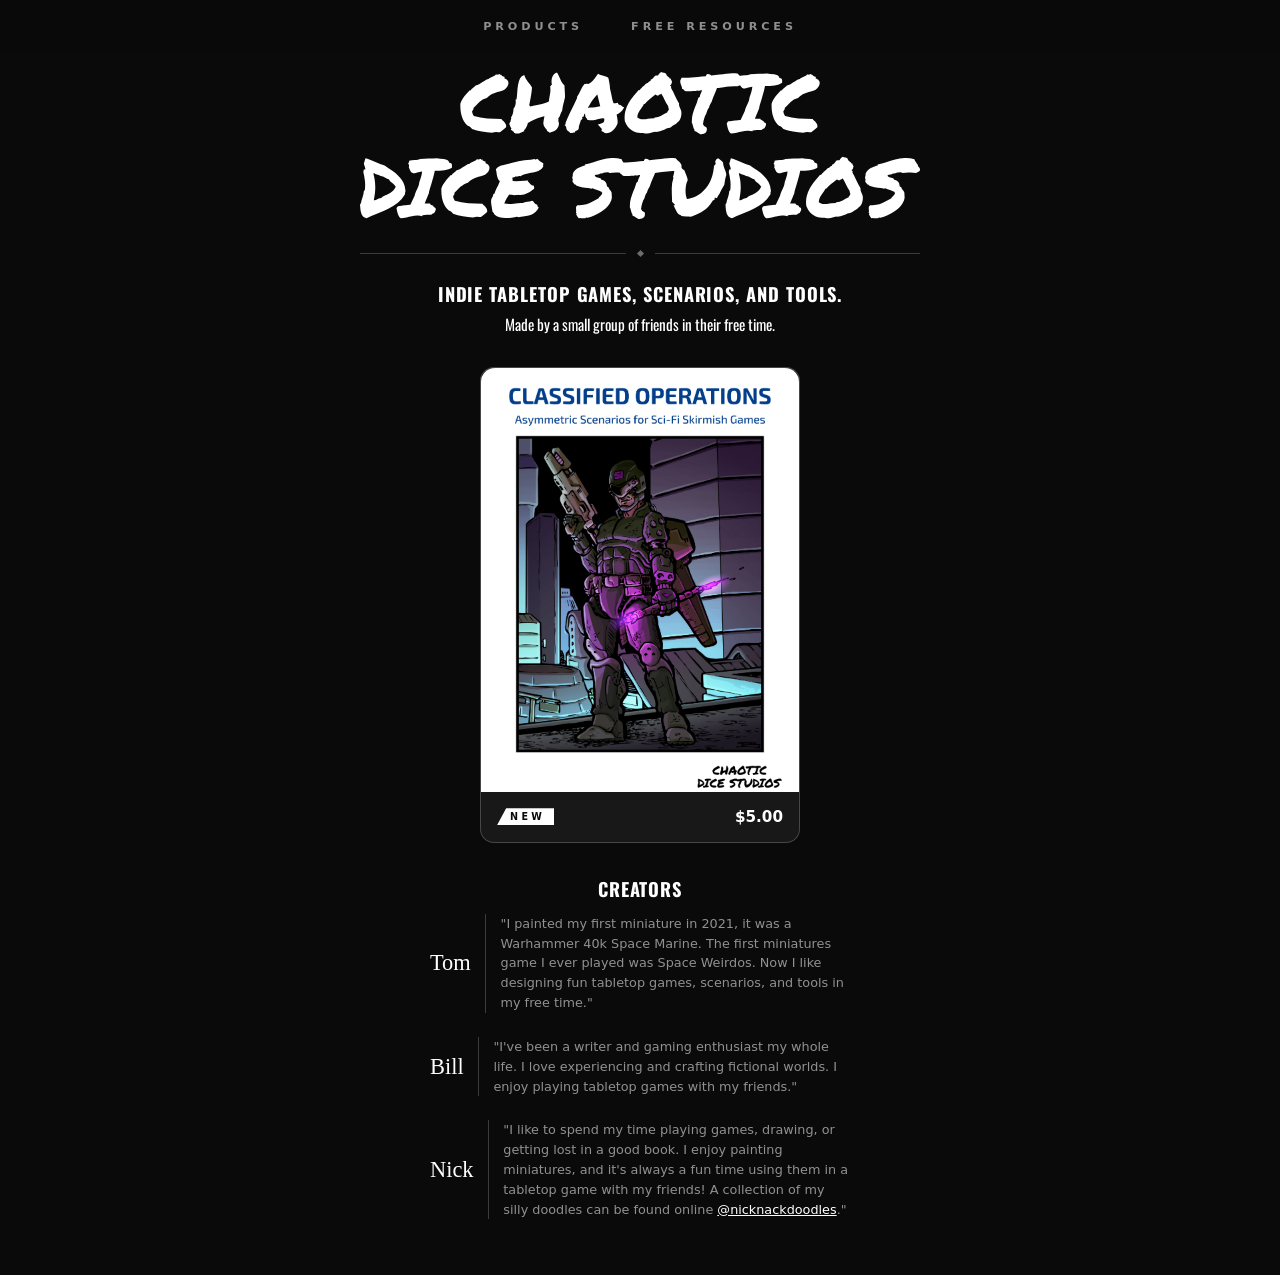
<file: index.html>
<!DOCTYPE html>
<html lang="en">
<head>
  <meta charset="UTF-8">
  <meta name="viewport" content="width=device-width, initial-scale=1.0">
  <meta name="description" content="Indie tabletop games, scenarios, and tools. Made by a small group of friends in their free time.">
  <meta name="robots" content="index, follow">
  <title>Chaotic Dice Studios</title>
  <link rel="stylesheet" href="style.css?v=4">
  <link rel="icon" type="image/png" href="/favicon-96x96.png" sizes="96x96">
  <link rel="icon" type="image/svg+xml" href="/favicon.svg">
  <link rel="shortcut icon" href="/favicon.ico">
  <link rel="apple-touch-icon" sizes="180x180" href="/apple-touch-icon.png">
  <link rel="manifest" href="/site.webmanifest">
  <script defer src="https://cloud.umami.is/script.js" data-website-id="42ec36c1-25f1-4bc5-8963-ef3c47a90265"></script>
</head>
<body>

  <nav>
    <a href="/products/">Products</a>
    <a href="/resources/">Free Resources</a>
  </nav>

  <main class="stage">
    <div class="logo-wrap">
      <img src="images/logo.svg" alt="Chaotic Dice Studios">
    </div>
    <div class="rule"><div class="rule-gem"></div></div>
    <h1 class="tagline">
      <span class="tagline__lead">Indie tabletop games, scenarios, and tools.</span>
      <span class="tagline__credit">Made by a small group of friends in their free time.</span>
    </h1>

    <a class="product-card product-card--featured" href="https://www.wargamevault.com/product/584883/Classified-Operations?affiliate_id=5084120" target="_blank" rel="noopener noreferrer">
      <div class="product-card__img-wrap">
        <img src="images/classified-operations-cover.png" alt="Classified Operations" />
      </div>
      <div class="product-card__body">
        <div class="product-card__footer">
          <span class="product-card__badge">New</span>
          <span class="product-card__price">$5.00</span>
        </div>
      </div>
    </a>
    
    <section class="creators">
      <h2 class="creators__heading">Creators</h2>
      <div class="creators__person">
        <span class="creators__name">Tom</span>
        <span class="creators__divider" aria-hidden="true"></span>
        <p class="creators__bio">"I painted my first miniature in 2021, it was a Warhammer 40k Space Marine. The first miniatures game I ever played was Space Weirdos. Now I like designing fun tabletop games, scenarios, and tools in my free time."</p>
      </div>
      <div class="creators__person">
        <span class="creators__name">Bill</span>
        <span class="creators__divider" aria-hidden="true"></span>
        <p class="creators__bio">"I've been a writer and gaming enthusiast my whole life. I love experiencing and crafting fictional worlds. I enjoy playing tabletop games with my friends."</p>
      </div>
      <div class="creators__person">
        <span class="creators__name">Nick</span>
        <span class="creators__divider" aria-hidden="true"></span>
        <p class="creators__bio">"I like to spend my time playing games, drawing, or getting lost in a good book. I enjoy painting miniatures, and it's always a fun time using them in a tabletop game with my friends! A collection of my silly doodles can be found online <a href="https://www.instagram.com/nicknackdoodles" target="_blank" rel="noopener noreferrer">@nicknackdoodles</a>."</p>
      </div>
    </section>

  </main>

</body>
</html>
</file>
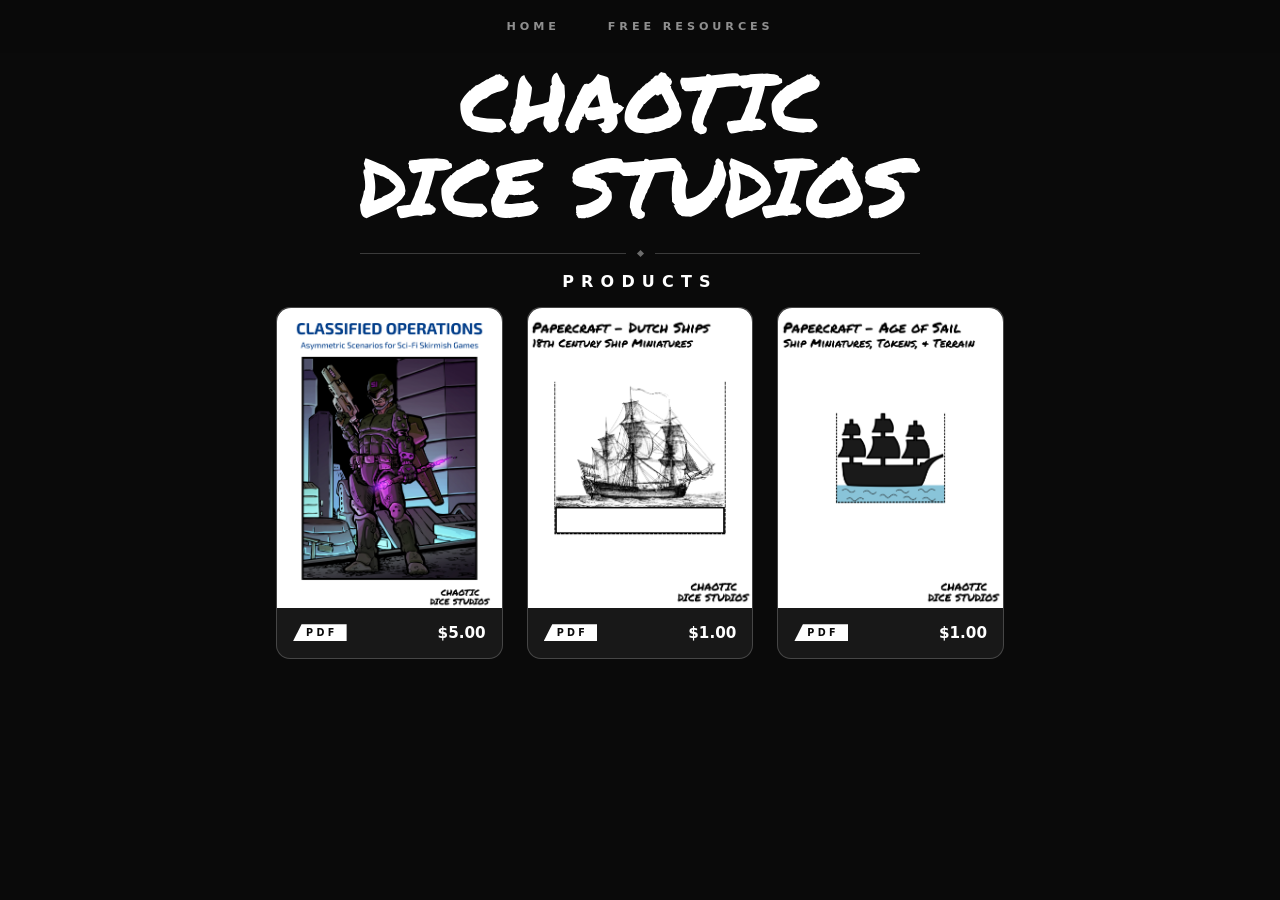
<file: products/index.html>
<!DOCTYPE html>
<html lang="en">
<head>
  <meta charset="UTF-8">
  <meta name="viewport" content="width=device-width, initial-scale=1.0">
  <meta name="description" content="Browse our indie tabletop games, scenarios, and papercraft kits.">
  <meta name="robots" content="index, follow">
  <title>Products - Chaotic Dice Studios</title>
  <link rel="stylesheet" href="../style.css">
  <link rel="icon" type="image/png" href="/favicon-96x96.png" sizes="96x96">
  <link rel="icon" type="image/svg+xml" href="/favicon.svg">
  <link rel="shortcut icon" href="/favicon.ico">
  <link rel="apple-touch-icon" sizes="180x180" href="/apple-touch-icon.png">
  <link rel="manifest" href="/site.webmanifest">
  <script defer src="https://cloud.umami.is/script.js" data-website-id="42ec36c1-25f1-4bc5-8963-ef3c47a90265"></script>
</head>
<body>

  <nav>
    <a href="../">Home</a>
    <a href="../resources/">Free Resources</a>
  </nav>

  <main class="stage">
    <div class="logo-wrap">
      <img src="../images/logo.svg" alt="Chaotic Dice Studios">
    </div>
    <div class="rule"><div class="rule-gem"></div></div>
    <h1 class="page-title">Products</h1>

    <div class="product-grid">

      <a class="product-card" href="https://wargamevault.com/product/584883/Classified-Operations?affiliate_id=5084120" target="_blank" rel="noopener noreferrer">
        <div class="product-card__img-wrap">
          <img src="../images/classified-operations-cover.png" alt="Classified Operations" />
        </div>
        <div class="product-card__body">
          <div class="product-card__footer">
            <span class="product-card__badge">PDF</span>
            <span class="product-card__price">$5.00</span>
          </div>
        </div>
      </a>

      <a class="product-card" href="https://www.wargamevault.com//product/574199/papercraft-dutch-ships?affiliate_id=5084120" target="_blank" rel="noopener noreferrer">
        <div class="product-card__img-wrap">
          <img src="../images/papercraft-dutch-ships-cover.png" alt="Papercraft - Dutch Ships" />
        </div>
        <div class="product-card__body">
          <div class="product-card__footer">
            <span class="product-card__badge">PDF</span>
            <span class="product-card__price">$1.00</span>
          </div>
        </div>
      </a>
      
      <a class="product-card" href="https://www.wargamevault.com/en/product/571738/Papercraft--Age-of-Sail?affiliate_id=5084120" target="_blank" rel="noopener noreferrer">
        <div class="product-card__img-wrap">
          <img src="../images/papercraft-age-of-sail-cover.png" alt="Papercraft - Age of Sail" />
        </div>
        <div class="product-card__body">
          <div class="product-card__footer">
            <span class="product-card__badge">PDF</span>
            <span class="product-card__price">$1.00</span>
          </div>
        </div>
      </a>

    </div>
    <!-- /.product-grid -->

  </main>

</body>
</html>
</file>
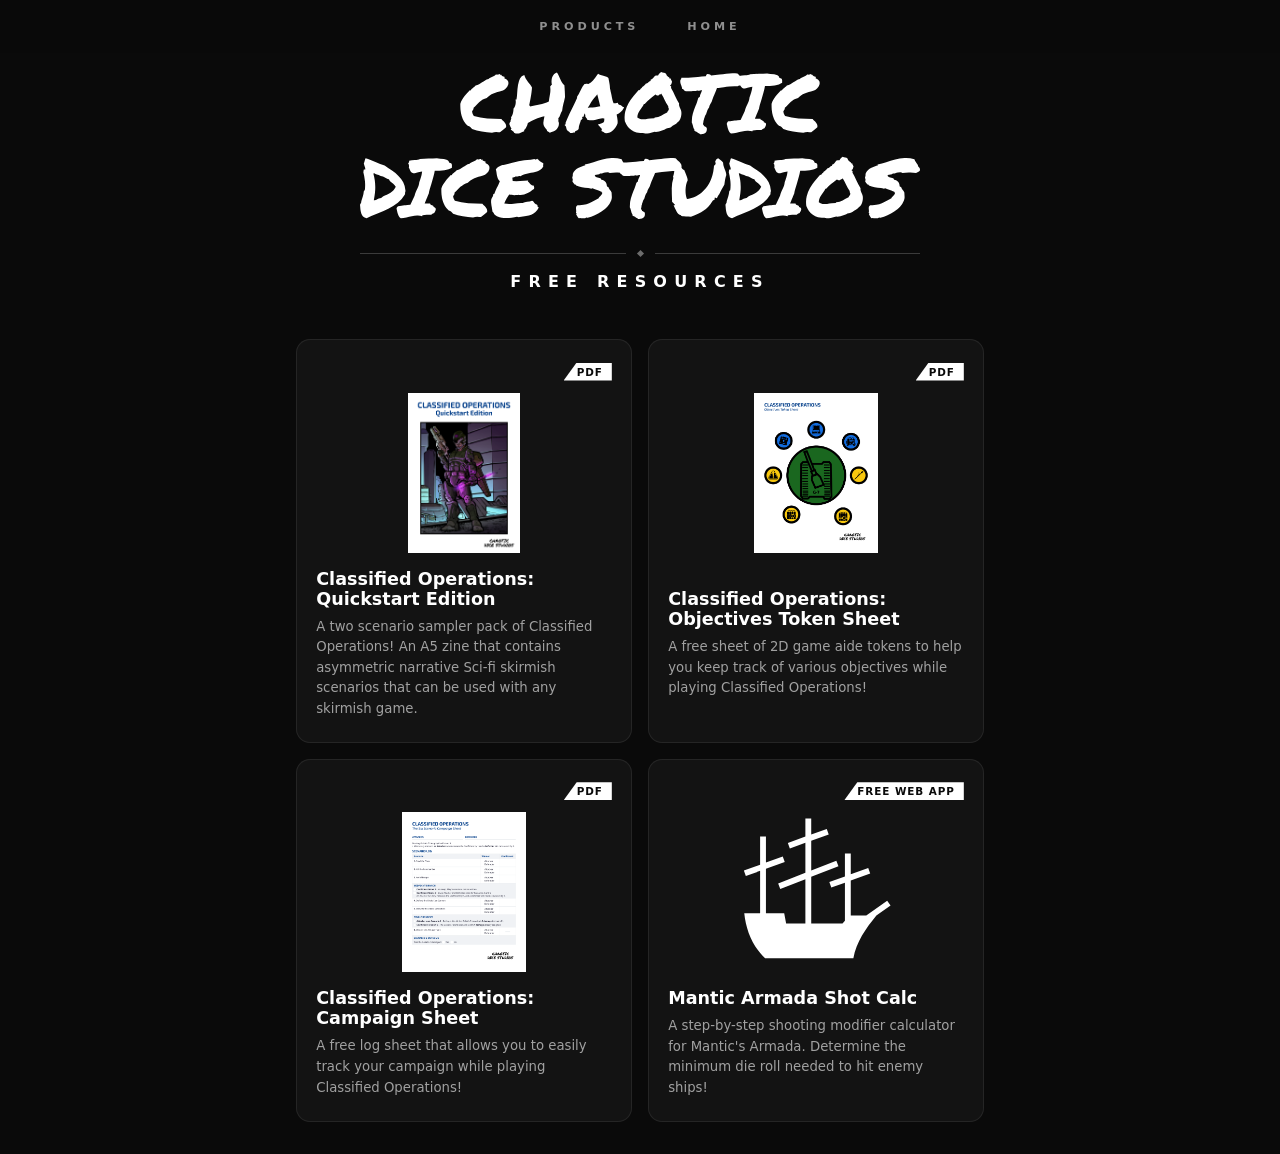
<file: resources/index.html>
<!DOCTYPE html>
<html lang="en">

<head>
  <meta charset="UTF-8">
  <meta name="viewport" content="width=device-width, initial-scale=1.0">
  <meta name="description" content="Free tools for tabletop gamers.">
  <meta name="robots" content="index, follow">
  <title>Free Resources - Chaotic Dice Studios</title>
  <link rel="stylesheet" href="../style.css">
  <link rel="icon" type="image/png" href="/favicon-96x96.png" sizes="96x96">
  <link rel="icon" type="image/svg+xml" href="/favicon.svg">
  <link rel="shortcut icon" href="/favicon.ico">
  <link rel="apple-touch-icon" sizes="180x180" href="/apple-touch-icon.png">
  <link rel="manifest" href="/site.webmanifest">
  <script defer src="https://cloud.umami.is/script.js" data-website-id="42ec36c1-25f1-4bc5-8963-ef3c47a90265"></script>
</head>

<body>

  <nav>
    <a href="../products/">Products</a>
    <a href="../">Home</a>
  </nav>

  <main class="stage">
    <div class="logo-wrap">
      <img src="../images/logo.svg" alt="Chaotic Dice Studios">
    </div>
    <div class="rule">
      <div class="rule-gem"></div>
    </div>
    <h1 class="page-title">Free Resources</h1>

    <!-- ── Tools grid ─────────────────────────────────────── -->
    <div class="tools-grid">

      <a class="tool-card" href="https://www.wargamevault.com/en/product/588026/classified-operations-quickstart-edition?affiliate_id=5084120">
        <span class="tool-card__badge">PDF</span>
        <div class="tool-card__icon" aria-hidden="true">
          <img src="../images/classified-operations-quickstart-cover.png" alt="Classified Operations: Quickstart Edition" />
        </div>
        <div class="tool-card__body">
          <h2 class="tool-card__title">Classified Operations: Quickstart Edition</h2>
          <p class="tool-card__desc">A two scenario sampler pack of Classified Operations! An A5 zine that contains asymmetric narrative Sci-fi skirmish scenarios that can be used with any skirmish game.</p>
        </div>
      </a>

      <a class="tool-card" href="https://www.wargamevault.com/en/product/586960/classified-operations-objectives-tokens-sheet?affiliate_id=5084120">
        <span class="tool-card__badge">PDF</span>
        <div class="tool-card__icon" aria-hidden="true">
          <img src="../images/classified_operations_objectives_token_sheet_cover.png" alt="Objectives Token Sheet" />
        </div>
        <div class="tool-card__body">
          <h2 class="tool-card__title">Classified Operations: Objectives Token Sheet</h2>
          <p class="tool-card__desc">A free sheet of 2D game aide tokens to help you keep track of various objectives while playing Classified Operations!</p>
        </div>
      </a>

      <a class="tool-card" href="https://www.wargamevault.com/en/product/585963/classified-operations-campaign-sheet?affiliate_id=5084120">
        <span class="tool-card__badge">PDF</span>
        <div class="tool-card__icon" aria-hidden="true">
          <img src="../images/classified_operations_campaign_sheet_cover.png" alt="Campaign Sheet" />
        </div>
        <div class="tool-card__body">
          <h2 class="tool-card__title">Classified Operations: Campaign Sheet</h2>
          <p class="tool-card__desc">A free log sheet that allows you to easily track your campaign while playing Classified Operations!</p>
        </div>
      </a>

      <a class="tool-card" href="armada-shot-calc/">
        <span class="tool-card__badge">Free Web App</span>
        <div class="tool-card__icon" aria-hidden="true">
          <img src="./armada-shot-calc/icons/galleon.svg" alt="Galleon Icon" />
        </div>
        <div class="tool-card__body">
          <h2 class="tool-card__title">Mantic Armada Shot Calc</h2>
          <p class="tool-card__desc">A step-by-step shooting modifier calculator for Mantic's Armada. Determine the minimum die roll needed to hit enemy ships!</p>
        </div>
      </a>

    </div>
    <!-- /.tools-grid -->

  </main>

</body>

</html>
</file>
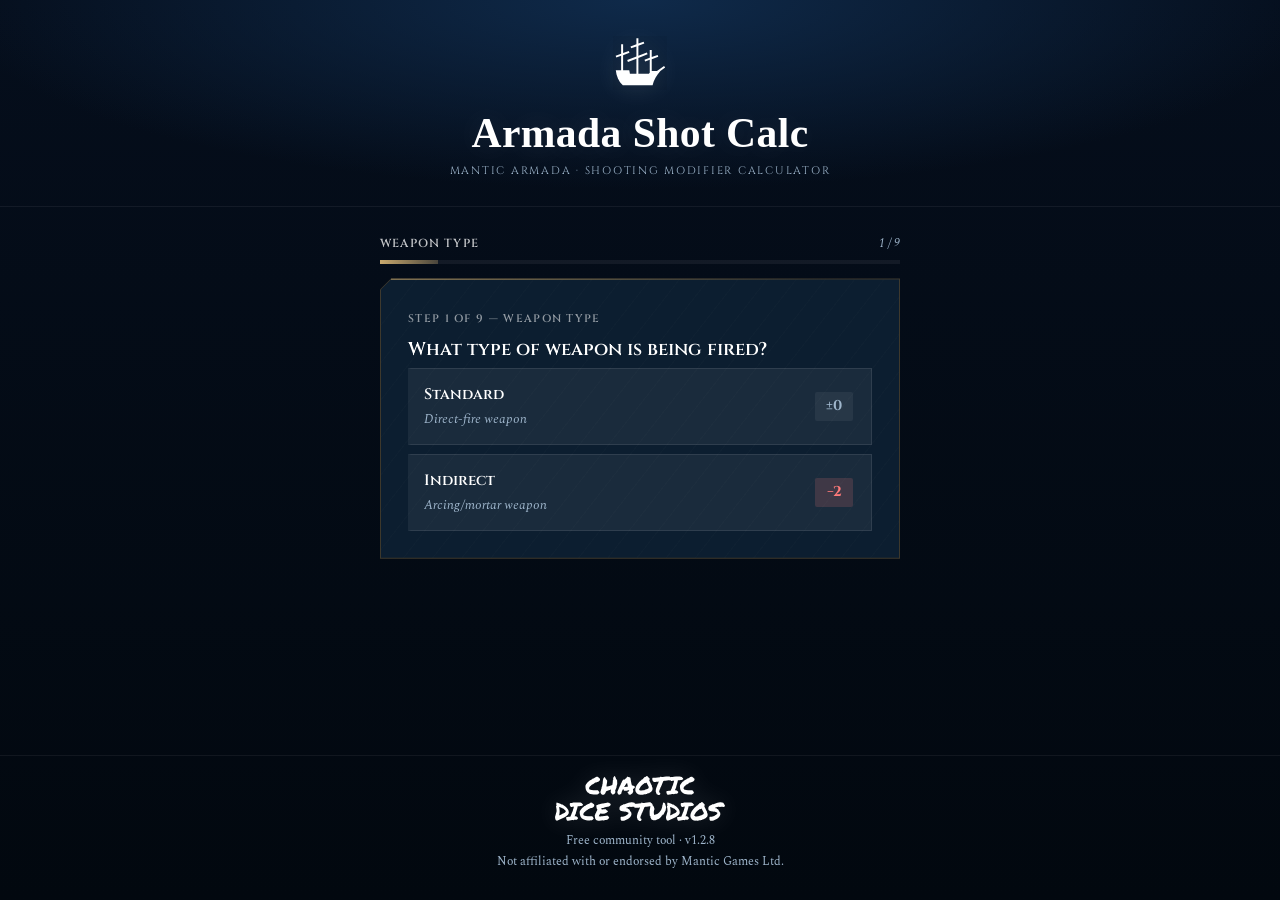
<file: resources/armada-shot-calc/index.html>
<!DOCTYPE html>
<html lang="en">
<head>
  <meta charset="UTF-8">
  <meta name="viewport" content="width=device-width, initial-scale=1.0">
  <title>Armada Shot Calc</title>
  <meta name="description" content="Mantic Armada shooting modifier calculator. A free community tool by Chaotic Dice Studios.">

  <!-- Standard -->
  <link rel="icon" type="image/svg+xml" href="../../favicon.svg">
  <link rel="shortcut icon" href="../../favicon.ico">

  <!-- PWA -->
  <link rel="manifest" href="manifest.json">
  <meta name="application-name" content="Armada Shot Calc">
  <meta name="theme-color" content="#050e1c">

  <!-- PWA Apple -->
  <meta name="apple-mobile-web-app-capable" content="yes">
  <meta name="apple-mobile-web-app-status-bar-style" content="default">
  <meta name="apple-mobile-web-app-title" content="Armada Shot">
  <link rel="apple-touch-icon" sizes="180x180" href="icons/galleon-pwa-icon-180.png">

  <!-- Fonts -->
  <link rel="preconnect" href="https://fonts.googleapis.com">
  <link rel="preconnect" href="https://fonts.gstatic.com" crossorigin>
  <link href="https://fonts.googleapis.com/css2?family=Cinzel:wght@400;600;700&family=Permanent+Marker&family=Spectral:ital,wght@0,300;0,400;0,600;1,300&display=swap" rel="stylesheet">

  <!-- CSS Style -->
  <link rel="stylesheet" href="styles.css">

  <!-- Analytics -->
  <script defer src="https://cloud.umami.is/script.js" data-website-id="42ec36c1-25f1-4bc5-8963-ef3c47a90265"></script>
</head>
<body class="no-scrollbars">
  <div class="app">

    <header class="app-header">
      <a href="https://game-icons.net/1x1/lorc/galleon.html" 
        class="header-ship-icon" 
        target="_blank" 
        rel="noopener noreferrer" 
        title="Icon by Lorc on Game-icons.net"
        aria-label="View icon source by Lorc on Game-icons.net">
        <img src="icons/galleon.svg" alt="Galleon Icon">
      </a>

      <h1 class="app-title">Armada Shot Calc</h1>
      <p class="app-subtitle">Mantic Armada · Shooting Modifier Calculator</p>
    </header>

    <main class="app-main">

      <!-- Progress bar - JS hides this on the result screen -->
      <div id="progressContainer">
        <div class="progress-meta">
          <span class="progress-label" id="progressLabel"></span>
          <span class="progress-count" id="progressCount"></span>
        </div>
        <div class="progress-track">
          <div class="progress-fill" id="progressFill"></div>
        </div>
      </div>

      <div id="mainContent"></div>

      <!-- Navigation row - Back (left) and Reset (right) -->
      <!-- JS shows/hides these depending on which step we're on -->
      <div class="nav-row">
        <button class="btn-nav hidden" id="backBtn"  onclick="goBack()">← Back</button>
        <button class="btn-nav hidden" id="resetBtn" onclick="restart()">Reset ↺</button>
      </div>

    </main>

    <footer class="app-footer">
      <a class="footer-logo-link" href="../../" aria-label="Chaotic Dice Studios — Home" title="Chaotic Dice Studios — Home">
        <img src="../../images/logo.svg" alt="Chaotic Dice Studios">
      </a>
      <p class="footer-disclaimer">
        Free community tool · v1.2.8<br>
        Not affiliated with or endorsed by Mantic Games Ltd. 
      </p>
    </footer>

  </div><!-- /.app -->

  <!-- Data must load before app logic -->
  <script src="questions.js"></script>
  <script src="app.js"></script>
</body>
</html>
</file>
<file: style.css>
@import url('https://fonts.googleapis.com/css2?family=Oswald:wght@400;700&family=Permanent+Marker&display=swap');

:root {
  --background-color: #0a0a0a;
  --background-85alpha: rgba(10, 10, 10, 0.85);
  --foreground-color: #ffffff;
  --foreground-55alpha: rgba(255, 255, 255, 0.55);
  --foreground-20alpha: rgba(255, 255, 255, 0.2);
  --foreground-06alpha: rgba(255, 255, 255, 0.06);
  --font-size-title: clamp(0.8rem, 2.5vw, 1rem);
  --font-size-nav: 0.7rem;
  --font-weight-bold: 700;
  --text-transform-uppercase: uppercase;
  --letter-spacing-title: 0.45em;
  --letter-spacing-navigation: 0.35em;
  --font-family-tagline-lead: 'Oswald', sans-serif;
  --font-size-tagline-lead: clamp(0.95rem, 2.3vw, 1.15rem);
  --font-weight-tagline-lead: 700;
  --letter-spacing-tagline-lead: 0.05em;
  --font-family-tagline-credit: 'Oswald', sans-serif;
  --font-size-tagline-credit: clamp(0.8rem, 1.7vw, 0.95rem);
  --font-weight-tagline-credit: 400;
  --nav-padding: 1.25rem;
  --stage-top-gap: 2rem;
  --stage-padding: 2rem;
  --logo-width: min(560px, 85vw);
  /* Product grid */
  --card-radius: 14px;
  --product-card-scale: 0.96;
  --font-size-product-price: 0.95rem;
  --font-size-product-badge: 0.6rem;
  /* Extra alpha shades (tools grid, etc.) */
  --foreground-04alpha: rgba(255, 255, 255, 0.04);
  --foreground-07alpha: rgba(255, 255, 255, 0.07);
  --foreground-08alpha: rgba(255, 255, 255, 0.08);
  /* Tools grid */
  --tool-card-icon-width: 240px;
  --tool-card-icon-height: 160px;
  --font-size-tool-eyebrow: 0.65rem;
  --font-size-tool-title: 1.1rem;
  --font-size-tool-desc: 0.83rem;
  --font-size-tool-badge: 0.65rem;
  --letter-spacing-tool-label: 0.12em;
  --letter-spacing-tool-badge: 0.09em;
}
*, *::before, *::after { box-sizing: border-box; margin: 0; padding: 0; }
body {
  background: var(--background-color);
  color: var(--foreground-color);
  min-height: 100vh;
  display: flex;
  flex-direction: column;
  align-items: center;
  font-family: system-ui, sans-serif;
}
nav {
  position: fixed;
  top: 0; left: 0; right: 0;
  display: flex;
  justify-content: center;
  gap: 3rem;
  padding: var(--nav-padding);
  background: var(--background-85alpha);
  backdrop-filter: blur(6px);
  z-index: 1;
}
nav a {
  color: var(--foreground-55alpha);
  text-decoration: none;
  font-size: var(--font-size-nav);
  font-weight: var(--font-weight-bold);
  letter-spacing: var(--letter-spacing-navigation);
  text-transform: var(--text-transform-uppercase);
  transition: color 0.2s;
}
nav a:hover { color: var(--foreground-color); }
.stage {
  display: flex;
  flex-direction: column;
  align-items: center;
  gap: 1rem;
  padding: calc(var(--nav-padding) * 2 + var(--stage-top-gap)) var(--stage-padding) var(--stage-padding);
  animation: fadein 1s ease both;
  position: relative;
  z-index: 0;
}
.logo-wrap img {
  width: var(--logo-width);
  height: auto;
  display: block;
  animation: breathe 4s ease-in-out infinite;
}
.logo-wrap a { display: block; }
.page-title {
  font-size: var(--font-size-title);
  font-weight: var(--font-weight-bold);
  letter-spacing: var(--letter-spacing-title);
  text-transform: var(--text-transform-uppercase);
}
.tagline {
  text-align: center;
  margin-top: 0.5rem;
}
.tagline__lead {
  display: block;
  font-family: var(--font-family-tagline-lead);
  font-size: var(--font-size-tagline-lead);
  font-weight: var(--font-weight-tagline-lead);
  letter-spacing: var(--letter-spacing-tagline-lead);
  text-transform: var(--text-transform-uppercase);
  color: var(--foreground-color);
}
.tagline__credit {
  display: block;
  font-family: var(--font-family-tagline-credit);
  font-size: var(--font-size-tagline-credit);
  font-weight: var(--font-weight-tagline-credit);
  color: var(--foreground-color);
  margin-top: 0.35rem;
}
.rule {
  display: flex;
  align-items: center;
  gap: 0.75rem;
  width: var(--logo-width);
  margin-top: 1rem;
}
.rule::before, .rule::after {
  content: '';
  flex: 1;
  height: 1px;
  background: var(--foreground-20alpha);
}
.rule-gem {
  width: 5px;
  height: 5px;
  background: var(--foreground-color);
  transform: rotate(45deg);
  opacity: 0.4;
  flex-shrink: 0;
}
@keyframes breathe {
  0%, 100% { transform: scale(1); opacity: 1; }
  50% { transform: scale(1.02); opacity: 0.85; }
}
@keyframes fadein {
  from { opacity: 0; transform: translateY(16px); }
  to { opacity: 1; transform: translateY(0); }
}
/* ── Product grid ─────────────────────────────────────────────── */
.product-grid {
  width: 100%;
  max-width: 760px;
  margin: 0 auto;
  display: grid;
  grid-template-columns: repeat(auto-fill, minmax(200px, 1fr));
  gap: 1.5rem;
  padding: 0 1rem;
}
.product-card {
  display: flex;
  flex-direction: column;
  background: var(--foreground-06alpha);
  border: 1px solid var(--foreground-20alpha);
  border-radius: var(--card-radius);
  text-decoration: none;
  color: inherit;
  transition: transform 0.2s ease, border-color 0.2s ease;
}
.product-card:hover {
  transform: translateY(-4px);
  border-color: var(--foreground-55alpha);
}
/* Image */
.product-card__img-wrap {
  width: 100%;
  aspect-ratio: 3 / 4;
  overflow: hidden;
  border-radius: var(--card-radius) var(--card-radius) 0 0;
}
.product-card__img-wrap img {
  width: 100%;
  height: 100%;
  object-fit: cover;
  display: block;
}
/* Body */
.product-card__body {
  padding: 1rem;
  display: flex;
  flex-direction: column;
  gap: 0.5rem;
  flex: 1;
}
/* Price + badge row */
.product-card__footer {
  display: flex;
  align-items: center;
  justify-content: space-between;
  margin-top: auto;
}
.product-card__price {
  font-size: var(--font-size-product-price);
  font-weight: var(--font-weight-bold);
  color: var(--foreground-color);
}
.product-card__badge {
  font-size: var(--font-size-product-badge);
  font-weight: var(--font-weight-bold);
  letter-spacing: var(--letter-spacing-navigation);
  text-transform: var(--text-transform-uppercase);
  padding: 3px 9px 3px 13px;
  clip-path: polygon(16% 0, 100% 0, 100% 100%, 0 100%);
  background: var(--foreground-color);
  color: var(--background-color);
  border: none;
}
@media (max-width: 640px) {
.product-grid {
    grid-template-columns: 1fr;
    gap: 1rem;
    padding: 0;
}
.product-card {
    max-width: 420px;
    width: 100%;
    margin: 0 auto;
}
}
/* ── Featured product (home page) ────────────────────────────── */
.product-card--featured {
  width: min(320px, 85vw);
  margin-top: 1rem;
}
/* ── Creators ─────────────────────────────────────────────────── */
.creators {
  width: min(420px, 85vw);
  margin-top: 1rem;
}
.creators__heading {
  font-family: var(--font-family-tagline-lead);
  font-size: var(--font-size-tagline-lead);
  font-weight: var(--font-weight-tagline-lead);
  letter-spacing: var(--letter-spacing-tagline-lead);
  text-transform: var(--text-transform-uppercase);
  color: var(--foreground-color);
  text-align: center;
  margin-bottom: 0.75rem;
}
.creators__person {
  display: flex;
  align-items: center;
  gap: 0.9rem;
  margin-bottom: 1.5rem;
}
.creators__name {
  font-family: 'Permanent Marker', cursive;
  font-size: clamp(1.1rem, 3vw, 1.4rem);
  color: var(--foreground-color);
  flex-shrink: 0;
}
.creators__divider {
  width: 1px;
  align-self: stretch;
  background: var(--foreground-20alpha);
  flex-shrink: 0;
}
.creators__bio {
  font-family: system-ui, sans-serif;
  font-size: clamp(0.7rem, 1.8vw, 0.8rem);
  line-height: 1.55;
  color: var(--foreground-55alpha);
}
.creators__bio a:link {
  color: var(--foreground-color);
}
/* ── Tools grid ────────────────────────────────────────────────── */
.tools-grid {
  width: 100%;
  max-width: 720px;
  margin: 2rem auto 0;
  display: grid;
  grid-template-columns: repeat(auto-fill, minmax(260px, 1fr));
  gap: 1rem;
  padding: 0 1rem;
}
.tool-card {
  position: relative;
  display: flex;
  flex-direction: column;
  background: var(--foreground-04alpha);
  border: 1px solid var(--foreground-08alpha);
  border-radius: var(--card-radius);
  padding: 1.4rem 1.2rem;
  text-decoration: none;
  color: inherit;
  transition: background 150ms ease, border-color 150ms ease, transform 100ms ease;
}
.tool-card:hover {
  background: var(--foreground-07alpha);
  border-color: var(--foreground-20alpha);
}
.tool-card__icon {
  display: flex;
  align-items: center;
  justify-content: center;
  height: var(--tool-card-icon-height);
  margin-bottom: 1rem;
}
.tool-card__icon img {
  max-width: var(--tool-card-icon-width);
  max-height: 100%;
  width: auto;
  height: auto;
  object-fit: contain;
  display: block;
}
.tool-card__body {
  display: flex;
  flex-direction: column;
  justify-content: center;
  flex: 1;
}
.tool-card__title {
  font-size: var(--font-size-tool-title);
  font-weight: 600;
  color: var(--foreground-color);
  margin-bottom: 0.5rem;
}
.tool-card__desc {
  font-size: var(--font-size-tool-desc);
  opacity: 0.6;
  line-height: 1.55;
}
.tool-card__badge {
  align-self: flex-end;
  margin-bottom: 0.75rem;
  display: inline-block;
  font-size: var(--font-size-tool-badge);
  font-weight: var(--font-weight-bold);
  letter-spacing: var(--letter-spacing-tool-badge);
  text-transform: var(--text-transform-uppercase);
  padding: 3px 9px 3px 13px;
  clip-path: polygon(13px 0, 100% 0, 100% 100%, 0 100%);
  background: var(--foreground-color);
  color: var(--background-color);
  border: none;
}
@media (max-width: 640px) {
.tools-grid {
    grid-template-columns: 1fr;
    gap: 1rem;
    padding: 0 0.5rem;
}
.tool-card {
    max-width: 420px;
    width: 100%;
    margin: 0 auto;
}
.tool-card__icon {
    height: 120px;
}
.tool-card__icon img {
    max-width: 140px;
}
}
</file>
<file: resources/armada-shot-calc/styles.css>
/* --- 1. Setup --- */
*, *::before, *::after { box-sizing: border-box; margin: 0; padding: 0; }
button { font: inherit; cursor: pointer; }
ul     { list-style: none; }


/* --- 2. Design Tokens --- */
:root {
  /* Colour palette */
  --color-bg-page:        #050e1c;   /* deepest background, also used for PWA theme */
  --color-bg-gradient-1:  #0f2a4a;  /* radial highlight at top of .app */
  --color-bg-gradient-2:  #02080f;   /* bottom of page gradient */
  --color-bg-card:        #0c1e30;   /* card surface — slightly deeper, less vibrant */
  --color-border-card:    rgba(255, 255, 255, 0.09);
  --color-border-hover:   rgba(200, 169, 110, 0.50);  /* brass on hover */
  --color-glow-soft:      rgba(255, 255, 255, 0.15);  /* resting icon / logo drop-shadow */
  --color-glow-hover:     rgba(200, 169, 110, 0.40);  /* brass hover glow */

  /* Brass / gold accent — naval instrument-panel feel */
  --color-accent:         #c8a96e;
  --color-accent-light:   #d9bb82;             
  --color-accent-dim:     rgba(200, 169, 110, 0.30);
  --color-accent-faint:   rgba(200, 169, 110, 0.10);

  /* Card background texture — repeating diagonal line pattern */
  --color-card-texture:   rgba(255, 255, 255, 0.013);

  /* White scale — used for text and accents */
  --color-white:          #ffffff;
  --color-white-dim:      rgba(255, 255, 255, 0.75); 
  --color-white-faint:    rgba(255, 255, 255, 0.55);
  --color-white-ghost:    rgba(255, 255, 255, 0.06);

  /* Body text */
  --color-text:           #d6e6f5;
  --color-text-dim:       #9fb6cc;

  /* Semantic colours — modifier badges and notes */
  --color-positive:       #6fdc9a;   /* positive modifier */
  --color-negative:       #ff7a7a;   /* negative modifier / impossible */
  --color-warning:        #f2a65a;   /* amber warning — also used for warn note text */
  --color-info:           #6ea8dc;   /* indirect weapon note */

  /* Semantic note text colours — foreground text inside each note variant */
  --color-text-danger:    #ff9a9a;
  --color-text-info:      #8fc2ff;

  /* Semantic backgrounds */
  --color-bg-positive:    rgba(111, 220, 154, 0.14);
  --color-bg-negative:    rgba(255, 122, 122, 0.16);
  --color-bg-warning:     rgba(242, 166, 90, 0.12);
  --color-bg-info:        rgba(110, 168, 220, 0.12);

  /*  Typography */
  --font-display:         'Permanent Marker', cursive;  /* app title only */
  --font-ui:              'Cinzel', serif;               /* headings, labels, buttons */
  --font-body:            'Spectral', Georgia, serif;    /* body copy, notes, descriptions */

  /* Font size scale — from largest to smallest */
  --font-size-roll:             5.06rem;   /* big roll number */
  --font-size-roll-impossible:  3.06rem;   /* "—" when no hit is possible */
  --font-size-question:         1.11rem;   /* question heading h2 */
  --font-size-normal-numbers:   0.94rem;   /* modifier pill value, breakdown total, option label, breakdown row modifier */
  --font-size-body:             0.89rem;   /* general body, notes, roll suffix, buttons */
  --font-size-body-small:       0.82rem;   /* option desc, q-subtext */
  --font-size-label:            0.73rem;   /* progress label, result heading, nav buttons */
  --font-size-label-sm:         0.68rem;   /* step label, section titles */

  /* Spacing */
  --space-xs:   4px;
  --space-sm:   8px;
  --space-md:   14px;
  --space-lg:   20px;
  --space-xl:   26px;
  --space-2xl:  32px;

  /* Shapes */
  --radius-sm:   2px;
  --radius-md:   2px;
  --radius-lg:   2px;
  --radius-pill: 2px;
  --chamfer:     11px;

  /* Motion */
  --duration-out:  160ms;
  --duration-in:   220ms;
  --easing:        cubic-bezier(0.4, 0, 0.2, 1);

  /* Scale */
  --scale-hover:   1.1;   /* hover zoom — icons and logos */
  --scale-active:  0.97;  /* press feedback — all buttons */
}


/* --- 3. App Shell --- */
html, body {
  height: 100%;
  background: var(--color-bg-page);
  color: var(--color-text);
  font-family: var(--font-body);
  font-size: 16px;
  line-height: 1.6;
  -webkit-font-smoothing: antialiased;
  overflow-x: hidden;      /* Stops the horizontal flash during slide animations */
}

.app {
  min-height: 100vh;
  display: flex;
  flex-direction: column;
  background:
    radial-gradient(ellipse 90% 35% at 50% 0%, var(--color-bg-gradient-1) 0%, transparent 60%),
    linear-gradient(180deg, var(--color-bg-page) 0%, var(--color-bg-gradient-2) 100%);
  animation: appFadeIn 0.35s ease-out both;
}

@keyframes appFadeIn {
  from { opacity: 0; }
  to   { opacity: 1; }
}


/* --- 4. Header --- */
.app-header {
  text-align: center;
  padding: 28px var(--space-lg) var(--space-lg);
  border-bottom: 1px solid var(--color-white-ghost);
  flex-shrink: 0;
}

.header-ship-icon {
  display: inline-block;
  margin-bottom: 12px;
  filter: drop-shadow(0 0 12px var(--color-glow-soft));
  transition: transform var(--duration-in) ease; /* Adds a nice feel when hovering */
  text-decoration: none;
}

.header-ship-icon img {
  width: 54px;
  height: 54px;
  display: block;
}

.app-title {
  font-family: var(--font-display);
  font-size: var(--font-size-title);
  color: var(--color-white);
  letter-spacing: 0.01em;
  line-height: 1.1;
  text-shadow: 0 0 30px rgba(255, 255, 255, 0.12);
}

.app-subtitle {
  font-family: var(--font-ui);
  font-size: var(--font-size-label-sm);
  font-weight: 400;
  letter-spacing: 0.16em;
  text-transform: uppercase;
  color: var(--color-text-dim);
  margin-top: 6px;
}


/* --- 5. Main Layout --- */
.app-main {
  flex: 1;
  padding: 22px var(--space-md) var(--space-lg);
  max-width: 560px;
  width: 100%;
  margin: 0 auto;
  display: flex;
  flex-direction: column;
  gap: var(--space-md);
}


/* --- 6. Progress Bar --- */
.progress-meta {
  display: flex;
  justify-content: space-between;
  align-items: baseline;
  margin-bottom: 7px;
}

.progress-label {
  font-family: var(--font-ui);
  font-size: var(--font-size-label);
  font-weight: 600;
  letter-spacing: 0.1em;
  text-transform: uppercase;
  color: var(--color-white-dim);
}

.progress-count {
  font-family: var(--font-body);
  font-size: var(--font-size-label);
  color: var(--color-text-dim);
  font-style: italic;
}

.progress-track {
  height: 4px;
  background: var(--color-white-ghost);
  border-radius: 0;
  overflow: hidden;
}

.progress-fill {
  height: 100%;
  background: linear-gradient(90deg, var(--color-accent) 0%, var(--color-accent-dim) 100%);
  border-radius: 0;
  transition: width 0.4s var(--easing);
}


/* --- 7. Card --- */

/* Chamfered top-left corner using a double-layer technique:
   Outer clip sets the shape and exposes a 1px edge of --color-accent-dim (the "border").
   ::before is the actual card fill, inset by 1px on the chamfered edges. */
.card {
  position: relative;
  background: var(--color-accent-dim);          /* 1px exposed edge acts as the border */
  clip-path: polygon(
    var(--chamfer) 0%,
    100%           0%,
    100%           100%,
    0%             100%,
    0%             var(--chamfer)
  );
  filter: drop-shadow(0 4px 20px rgba(0, 0, 0, 0.55));
  isolation: isolate;
}

/* Inner card fill — 1px inset so the outer accent-dim edge shows along the chamfer */
.card::before {
  content: '';
  position: absolute;
  inset: 1px;
  background:
    repeating-linear-gradient(
      -52deg,
      transparent,
      transparent 22px,
      var(--color-card-texture) 22px,
      var(--color-card-texture) 23px
    ),
    var(--color-bg-card);
  clip-path: polygon(
    calc(var(--chamfer) - 1px) 0%,
    100%                        0%,
    100%                        100%,
    0%                          100%,
    0%                          calc(var(--chamfer) - 1px)
  );
  z-index: -1;
}

/* Brass top-rail — runs from the chamfer point across the full top edge */
.card::after {
  content: '';
  position: absolute;
  top: 0;
  left: var(--chamfer);
  right: 0;
  height: 2px;
  background: linear-gradient(90deg, var(--color-accent) 0%, transparent 85%);
  opacity: 0.55;
}


/* --- 8. Slide Transitions --- */
#mainContent {
  transition:
    opacity   var(--duration-out) var(--easing),
    transform var(--duration-out) var(--easing);
}

#mainContent.slide-out-left  { opacity: 0; transform: translateX(-28px); }
#mainContent.slide-out-right { opacity: 0; transform: translateX(28px);  }
#mainContent.slide-in-right  { animation: slideInRight var(--duration-in) var(--easing) both; }
#mainContent.slide-in-left   { animation: slideInLeft  var(--duration-in) var(--easing) both; }

@keyframes slideInRight {
  from { opacity: 0; transform: translateX(28px); }
  to   { opacity: 1; transform: translateX(0);    }
}
@keyframes slideInLeft {
  from { opacity: 0; transform: translateX(-28px); }
  to   { opacity: 1; transform: translateX(0);     }
}


/* --- 9. Question Card --- */
.question-card {
  padding: var(--space-xl) var(--space-lg) 22px;
}

.q-step-label {
  font-family: var(--font-ui);
  font-size: var(--font-size-label-sm);
  font-weight: 600;
  letter-spacing: 0.12em;
  text-transform: uppercase;
  color: var(--color-white-faint);
  margin-bottom: 10px;
}

.q-text {
  font-family: var(--font-ui);
  font-size: var(--font-size-question);
  font-weight: 600;
  color: var(--color-white);
  line-height: 1.35;
  margin-bottom: 5px;
}

.q-subtext {
  font-family: var(--font-body);
  font-size: var(--font-size-body-small);
  color: var(--color-text-dim);
  font-style: italic;
  line-height: 1.5;
  margin-bottom: 18px;
}


/* --- 10. Option Buttons --- */
.options-list {
  display: flex;
  flex-direction: column;
  gap: 9px;
}

.option-btn {
  display: flex;
  align-items: center;
  justify-content: space-between;
  gap: 10px;
  width: 100%;
  min-height: 56px;
  padding: 13px 15px 13px 13px;
  text-align: left;
  background: var(--color-white-ghost);
  border: 1px solid var(--color-border-card);
  border-left: 3px solid transparent;
  border-radius: 0;
  transition: background 140ms ease, border-color 140ms ease, transform 80ms ease;
  -webkit-tap-highlight-color: transparent;
}

.option-btn:active {
  transform: scale(var(--scale-active));
  background: var(--color-accent-faint);
}

.option-text-group { flex: 1; min-width: 0; }

.option-label {
  display: block;
  font-family: var(--font-ui);
  font-size: var(--font-size-normal-numbers);
  font-weight: 600;
  color: var(--color-white);
  margin-bottom: 2px;
  transition: color 140ms ease;
}

.option-desc {
  display: block;
  font-family: var(--font-body);
  font-size: var(--font-size-body-small);
  color: var(--color-text-dim);
  font-style: italic;
  white-space: nowrap;
  overflow: hidden;
  text-overflow: ellipsis;
}

.option-badge {
  flex-shrink: 0;
  font-family: var(--font-ui);
  font-size: var(--font-size-body);
  font-weight: 700;
  min-width: 38px;
  text-align: center;
  padding: 3px 7px;
  border-radius: var(--radius-sm);
}

.badge-pos  { color: var(--color-positive); background: var(--color-bg-positive); }
.badge-neg  { color: var(--color-negative); background: var(--color-bg-negative); }
.badge-zero { color: var(--color-text-dim); background: var(--color-white-ghost); }


/* --- 11. Result Card --- */
.result-card {
  padding: var(--space-xl) var(--space-lg) 24px;
}

.result-heading {
  font-family: var(--font-ui);
  font-size: var(--font-size-label);
  font-weight: 600;
  letter-spacing: 0.14em;
  text-transform: uppercase;
  color: var(--color-white-dim);
  text-align: center;
  margin-bottom: var(--space-sm);
}


/* --- 12. Roll Display --- */
.roll-display {
  text-align: center;
  padding: 16px 0 var(--space-md);
  margin-bottom: var(--space-md);
  border-bottom: 1px solid var(--color-white-ghost);
}

.roll-label {
  font-family: var(--font-body);
  font-size: var(--font-size-label);
  letter-spacing: 0.12em;
  text-transform: uppercase;
  color: var(--color-text-dim);
  font-style: italic;
  margin-bottom: 5px;
}

.roll-number {
  font-family: var(--font-ui);
  font-weight: 700;
  line-height: 1;
  margin-bottom: 5px;
}

.roll-number.possible   { font-size: var(--font-size-roll);            color: var(--color-white);    text-shadow: 0 0 40px rgba(255, 255, 255, 0.25); }
.roll-number.impossible { font-size: var(--font-size-roll-impossible);  color: var(--color-negative); text-shadow: 0 0 24px rgba(201,  96,  96, 0.35); }

.roll-suffix            { font-family: var(--font-body); font-size: var(--font-size-body); color: var(--color-text-dim); font-style: italic; }
.roll-suffix.impossible { color: var(--color-negative); font-style: normal; }


/* --- 13. Modifier Pill --- */
.modifier-pill-wrap {
  text-align: center;
  margin-top: 0;
  margin-bottom: var(--space-md);
}

.modifier-pill {
  display: inline-flex;
  align-items: center;
  gap: 7px;
  border: 1px solid var(--color-accent-dim);
  border-radius: 0;
  padding: var(--space-xs) var(--space-md);
  font-size: var(--font-size-body);
}

.pill-label { font-family: var(--font-body); color: var(--color-text-dim); font-style: italic; }
.pill-value { font-family: var(--font-ui); font-size: var(--font-size-normal-numbers); font-weight: 700; }

.mod-pos  { color: var(--color-positive); }
.mod-neg  { color: var(--color-negative); }
.mod-zero { color: var(--color-text-dim); }


/* --- 14. Modifier Breakdown --- */
.breakdown-section { margin-bottom: 18px; }

.section-title {
  font-family: var(--font-ui);
  font-size: var(--font-size-label-sm);
  font-weight: 600;
  letter-spacing: 0.12em;
  text-transform: uppercase;
  color: var(--color-text-dim);
  margin-bottom: var(--space-sm);
}

.breakdown-list { display: flex; flex-direction: column; gap: 5px; }

.breakdown-row {
  display: flex;
  justify-content: space-between;
  align-items: center;
  padding: 6px 10px;
  background: rgba(255, 255, 255, 0.035);
  border-left: 2px solid var(--color-white-ghost);
  border-radius: 0;
}

.breakdown-row-label { font-family: var(--font-body); font-size: var(--font-size-body); color: var(--color-text); }
.breakdown-row-mod   { font-family: var(--font-ui); font-size: var(--font-size-normal-numbers); font-weight: 700; }

.no-modifiers { font-family: var(--font-body); font-size: var(--font-size-body); color: var(--color-text-dim); font-style: italic; padding: 6px 10px; }


/* --- 15. Notes / Reminders --- */
.notes-section { display: flex; flex-direction: column; gap: var(--space-sm); margin-bottom: 22px; }

.note {
  font-family: var(--font-body);
  font-size: var(--font-size-body);
  line-height: 1.55;
  padding: 9px 12px;
  border-radius: 0;
  border-left: 3px solid;
}

/* Note colour variants */
.note-white  { border-color: var(--color-border-hover); color: var(--color-text-dim);   background: rgba(255, 255, 255, 0.035); }
.note-warn   { border-color: var(--color-warning);      color: var(--color-warning);  background: var(--color-bg-warning);    }
.note-danger { border-color: var(--color-negative);     color: var(--color-text-danger); background: var(--color-bg-negative);  }
.note-info   { border-color: var(--color-info);         color: var(--color-text-info);  background: var(--color-bg-info);       }

.note strong { font-style: normal; font-weight: 600; color: var(--color-text); }


/* --- 16. Restart Button (inside result card) --- */
.btn-restart {
  width: 100%;
  background: var(--color-accent);
  border: none;
  color: var(--color-bg-page);
  padding: var(--space-md) var(--space-lg);
  border-radius: 0;
  font-family: var(--font-ui);
  font-size: var(--font-size-body);
  font-weight: 700;
  letter-spacing: 0.1em;
  text-transform: uppercase;
  transition: all 150ms ease;
  -webkit-tap-highlight-color: transparent;
}

.btn-restart:active { transform: scale(var(--scale-active)); background: var(--color-accent-light); }


/* --- 17. Navigation Row (Back / Reset) --- */
.nav-row {
  flex-shrink: 0;
  min-height: 38px;
  display: flex;
  align-items: center;
  justify-content: space-between;
}

.btn-nav {
  background: none;
  border: 1px solid var(--color-border-card);
  color: var(--color-text-dim);
  padding: var(--space-sm) 16px;
  border-radius: 0;
  font-family: var(--font-ui);
  font-size: var(--font-size-label);
  font-weight: 600;
  letter-spacing: 0.08em;
  transition: all 140ms ease;
  -webkit-tap-highlight-color: transparent;
}

.btn-nav:active {
  transform: scale(var(--scale-active));
  color: var(--color-accent);
  border-color: var(--color-accent-dim);
}


/* 18. Footer ───────────────────────────────────────────── */
.app-footer {
  text-align: center;
  padding: var(--space-lg) 16px 28px;
  border-top: 1px solid var(--color-white-ghost);
  flex-shrink: 0;
  display: flex;
  flex-direction: column;
  align-items: center;
  gap: 10px;
}

.footer-logo-link {
  display: inline-block;
  transition: transform var(--duration-in) ease;
  filter: drop-shadow(0 0 12px var(--color-glow-soft));
  text-decoration: none;
}

.footer-logo-link img {
  width: 140px;
  height: auto;
  display: block;
}

.footer-disclaimer {
  font-family: var(--font-body);
  font-size: var(--font-size-label);
  color: var(--color-text-dim);
  line-height: 1.75;
}


/* --- 19. Hover states — pointer devices only ---
   Gated behind (hover: hover) and (pointer: fine) so these rules never fire
   on touch screens, preventing the sticky-hover bug on mobile.
   Touch devices use the :active states above exclusively. */
@media (hover: hover) and (pointer: fine) {

  .header-ship-icon:hover {
    transform: scale(var(--scale-hover));
    filter: drop-shadow(0 0 15px var(--color-glow-hover));
  }

  .option-btn:hover {
    background: var(--color-accent-faint);
    border-color: var(--color-border-card);
    border-left-color: var(--color-accent);
  }

  .option-btn:active { border-left-color: var(--color-accent); }

  .option-btn:hover .option-label { color: var(--color-accent); }

  .btn-restart:hover {
    background: var(--color-accent-light);
    box-shadow: 0 4px 20px var(--color-accent-dim);
  }

  .btn-nav:hover {
    color: var(--color-accent);
    border-color: var(--color-accent-dim);
  }

  .footer-logo-link:hover {
    transform: scale(var(--scale-hover));
    filter: drop-shadow(0 0 15px var(--color-glow-hover));
  }

}


/* --- 20. Responsive — Tablet / Desktop --- */
@media (min-width: 480px) {
  :root {
    --font-size-title:    2.2rem;
    --font-size-question: 1.15rem;
    --font-size-roll:     6rem;
  }
  .app-main               { padding: 28px var(--space-lg) 24px; }
  .question-card,
  .result-card            { padding: var(--space-2xl) 28px 28px; }
  .option-btn             { padding: var(--space-md) 18px var(--space-md) 13px; } /* preserve left padding for 3px border */
}

@media (min-width: 768px) {
  :root {
    --font-size-title: 2.6rem;
  }
  .app-header             { padding: 36px var(--space-lg) 26px; }
  .footer-logo-link img   { width: 170px; }
}


/* --- 21. Utility --- */
.hidden { display: none !important; }

.no-scrollbars {
  overflow: hidden !important; 
  height: 100vh !important;
  width: 100vw;
  position: fixed;
  scrollbar-width: none; 
  -ms-overflow-style: none;
}

.no-scrollbars::-webkit-scrollbar {
  display: none;
}
</file>
